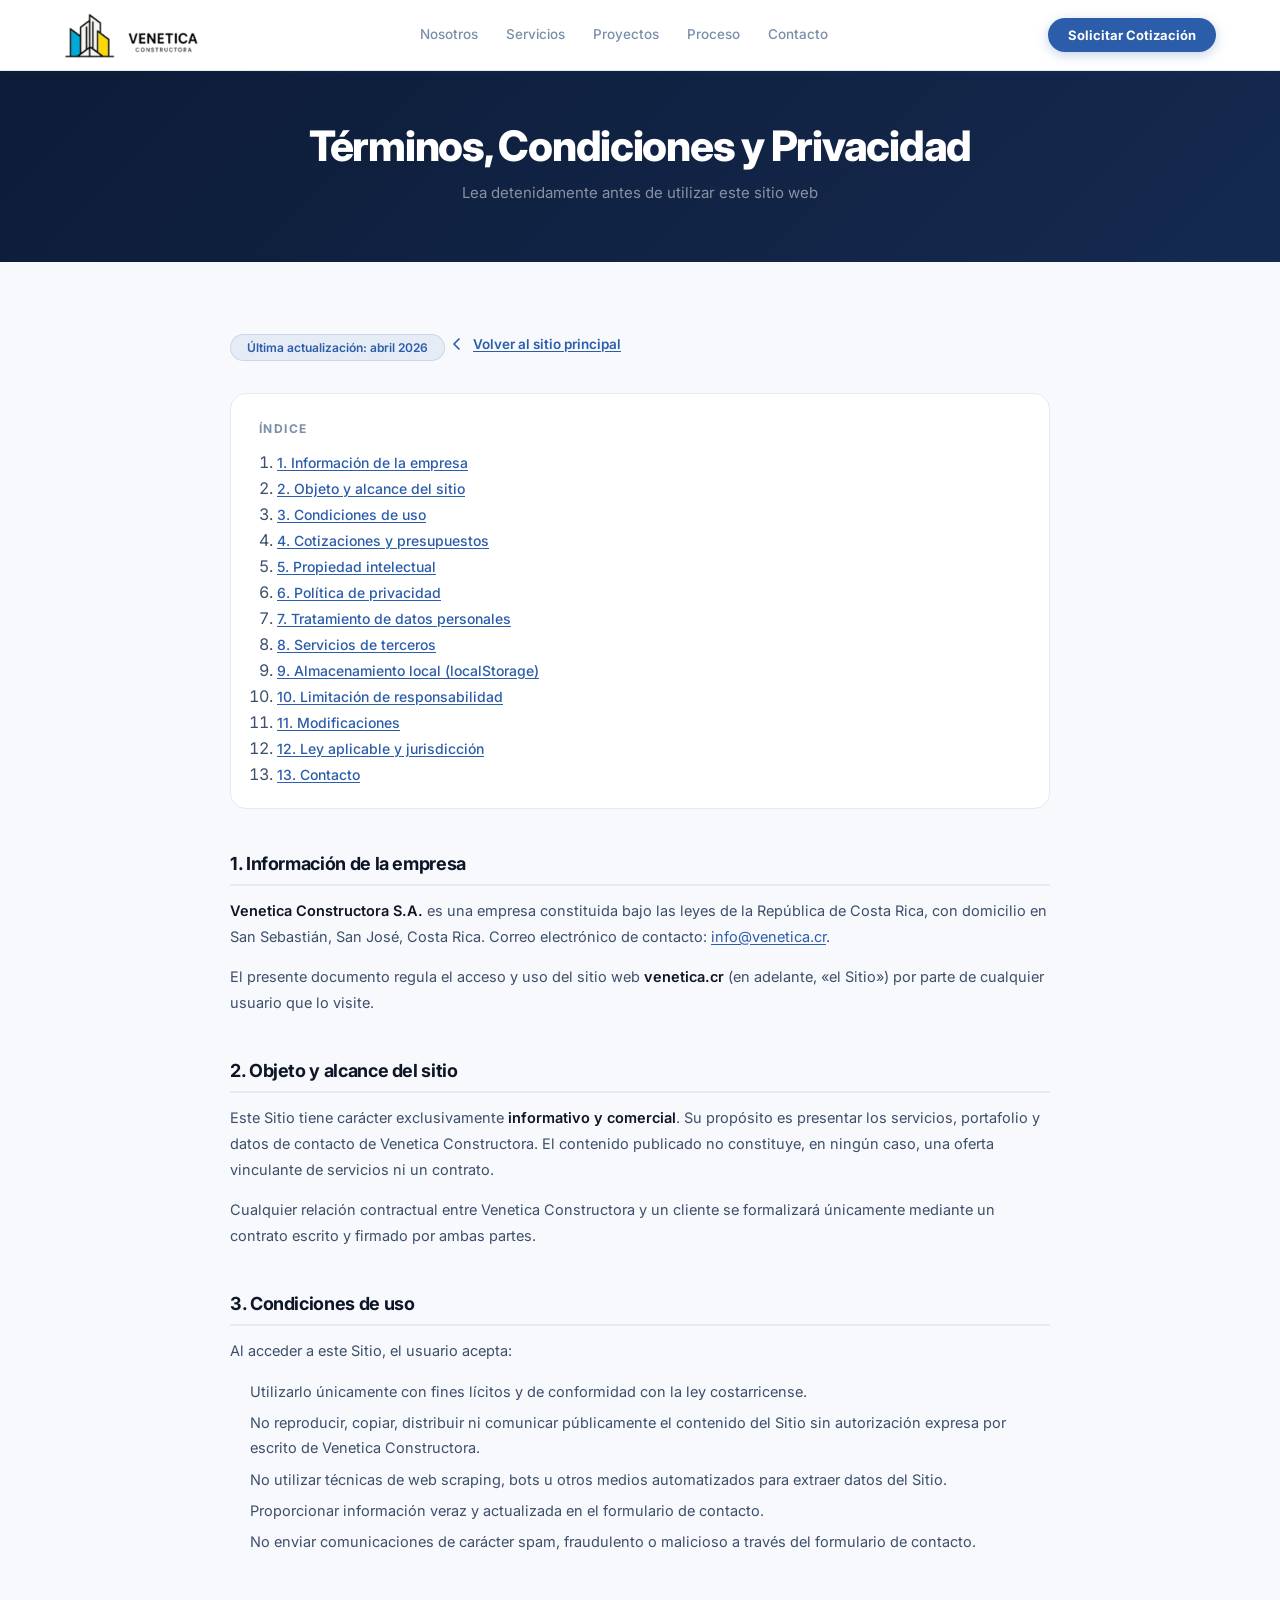
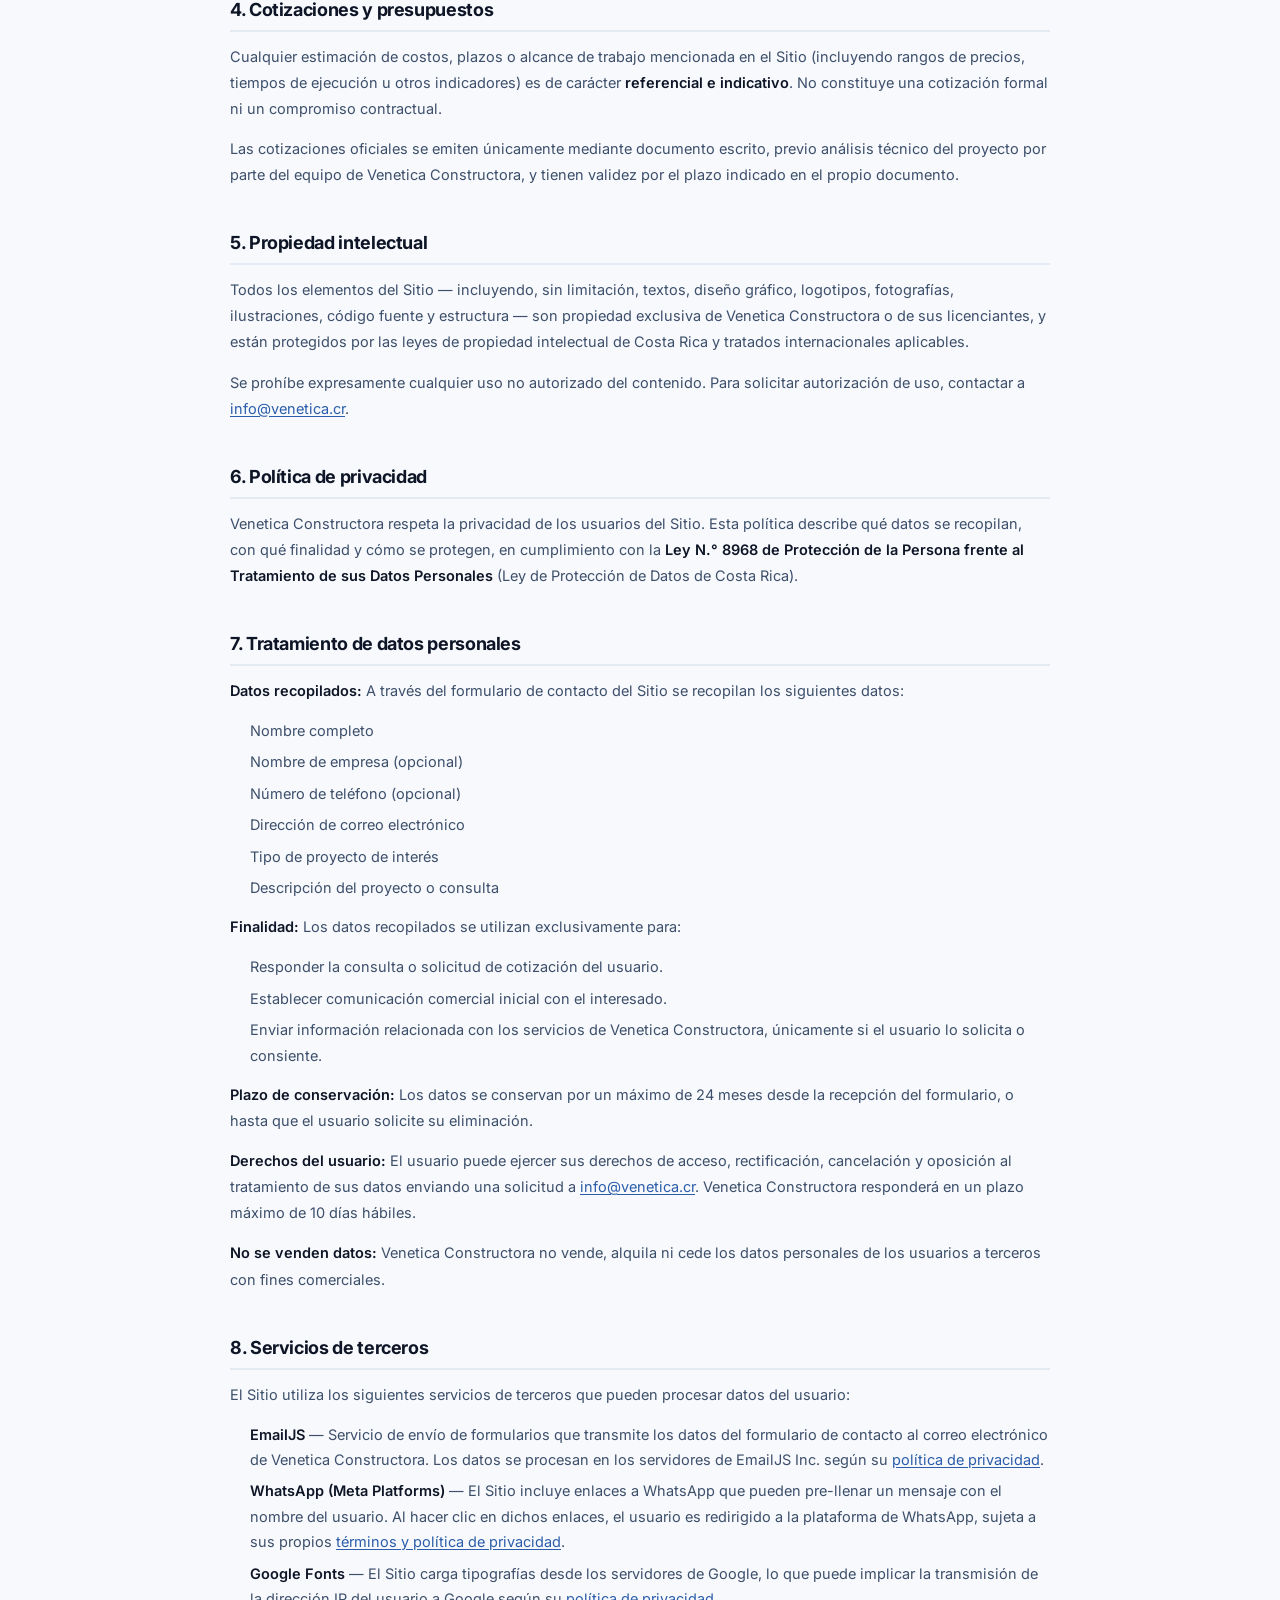
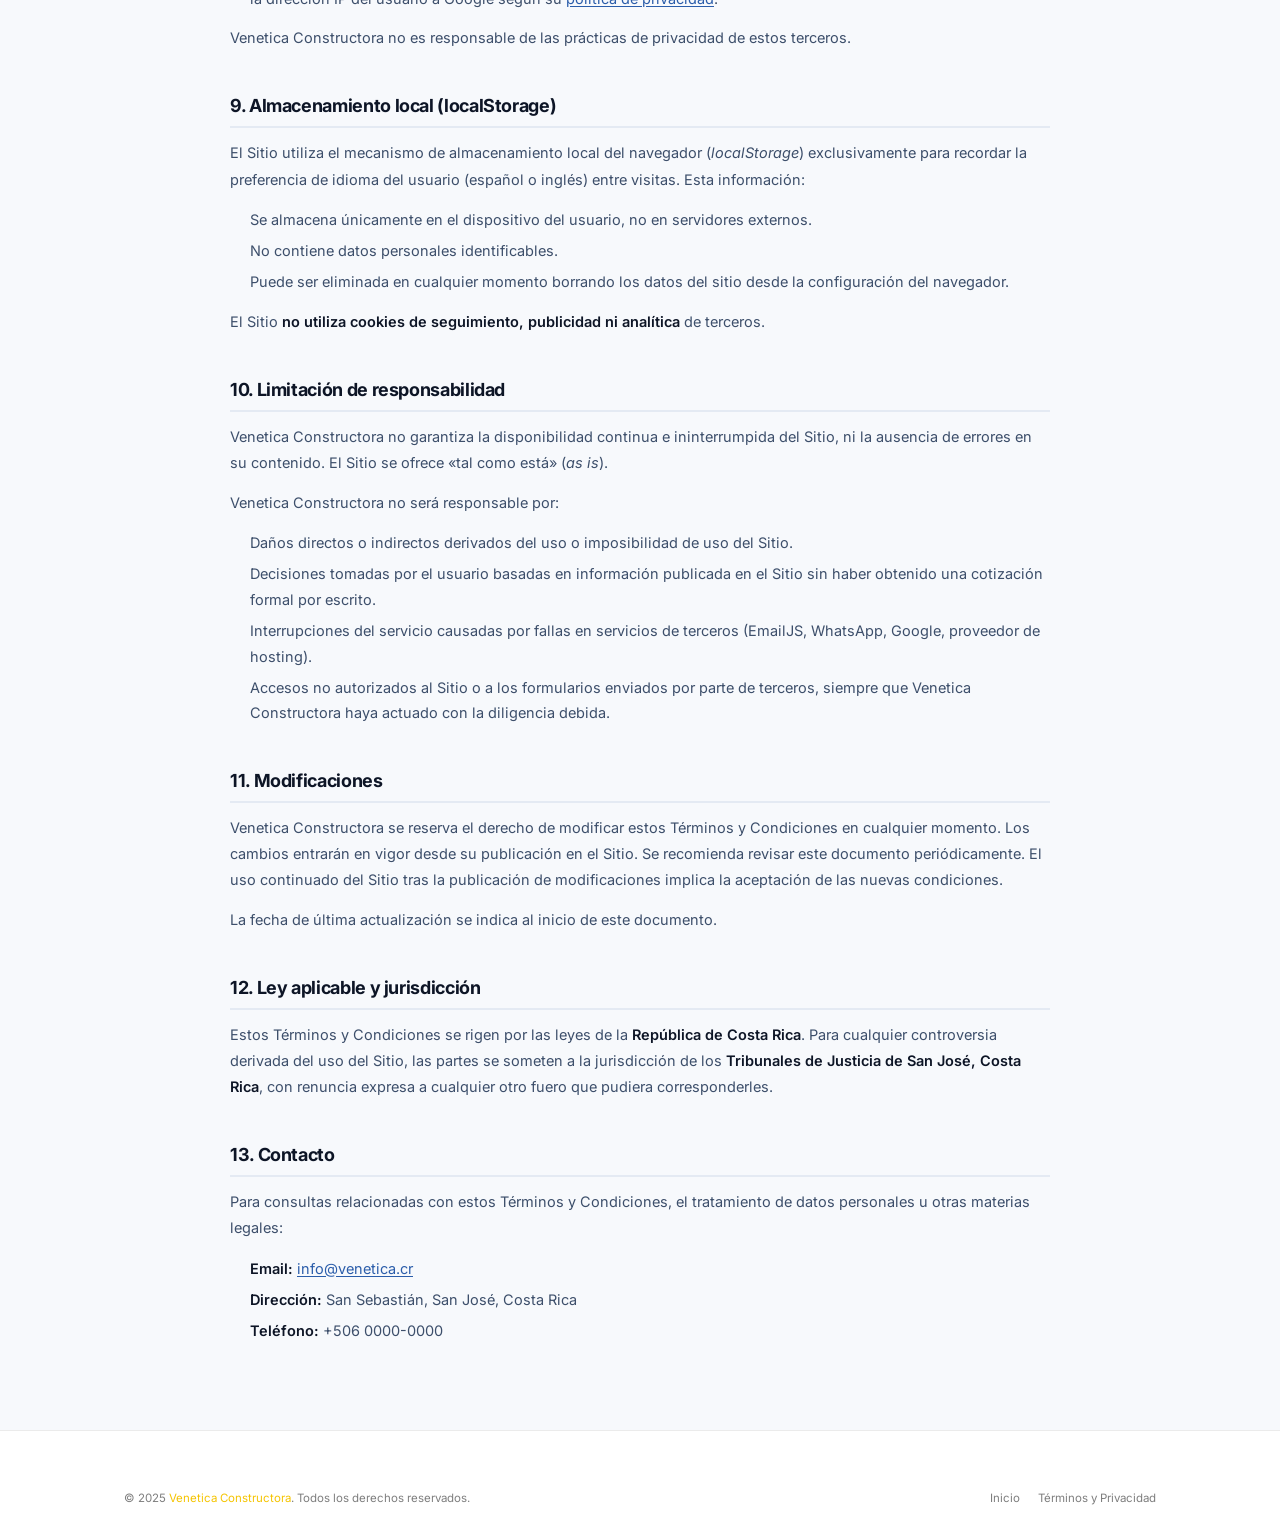
<file: terminos.html>
<!DOCTYPE html>
<html lang="es">
<head>
<meta charset="UTF-8"/>
<meta name="viewport" content="width=device-width, initial-scale=1.0"/>
<title>Términos y Condiciones — Venetica Constructora</title>
<link rel="preconnect" href="https://fonts.googleapis.com"/>
<link rel="preconnect" href="https://fonts.gstatic.com" crossorigin=""/>
<link href="https://fonts.googleapis.com/css2?family=Inter:wght@300;400;500;600;700&display=swap" rel="stylesheet"/>
<link rel="stylesheet" href="css/styles.css">
<style>
  .legal-hero{background:linear-gradient(135deg,#0c1b36 0%,#152a50 100%);padding:120px 0 60px;text-align:center}
  .legal-hero h1{font-size:clamp(28px,4vw,42px);font-weight:800;color:#fff;letter-spacing:-.03em;margin-bottom:12px}
  .legal-hero p{font-size:15px;color:rgba(255,255,255,.5)}
  .legal-body{max-width:900px;margin:0 auto;padding:72px 40px}
  .legal-body h2{font-size:18px;font-weight:700;color:var(--ink);margin:44px 0 12px;padding-bottom:10px;border-bottom:2px solid var(--line);letter-spacing:-.02em}
  .legal-body h2:first-child{margin-top:0}
  .legal-body p{font-size:14.5px;color:var(--body);line-height:1.8;margin-bottom:14px}
  .legal-body ul{margin:0 0 14px 20px;display:flex;flex-direction:column;gap:6px}
  .legal-body ul li{font-size:14.5px;color:var(--body);line-height:1.75}
  .legal-body strong{color:var(--ink);font-weight:600}
  .legal-body a{color:var(--blue);text-decoration:underline;text-underline-offset:2px}
  .legal-date{display:inline-block;background:rgba(43,93,170,.08);border:1px solid rgba(43,93,170,.15);border-radius:50px;padding:5px 16px;font-size:12px;font-weight:600;color:var(--blue);margin-bottom:32px}
  .legal-toc{background:var(--white);border:1px solid var(--line);border-radius:16px;padding:24px 28px;margin-bottom:44px}
  .legal-toc p{font-size:12px;font-weight:700;letter-spacing:.12em;text-transform:uppercase;color:var(--muted);margin-bottom:12px}
  .legal-toc ol{margin:0 0 0 18px;display:flex;flex-direction:column;gap:6px}
  .legal-toc ol li a{font-size:14px;color:var(--blue);font-weight:500}
  .legal-back{display:inline-flex;align-items:center;gap:8px;color:var(--blue);font-size:13.5px;font-weight:600;margin-bottom:32px}
  .legal-back svg{width:16px;height:16px}
  @media(max-width:900px){.legal-body{padding:44px 24px}}
</style>
</head>
<body>

<!-- NAVBAR -->
<header class="nav" id="nav">
  <div class="nav-in">
    <a href="venetica-v2.html" class="nav-logo">
      <img src="imagenes/logot.png" alt="Venetica Constructora" style="height:45px;width:auto">
    </a>
    <nav class="nav-links">
      <a href="venetica-v2.html#nosotros">Nosotros</a>
      <a href="venetica-v2.html#servicios">Servicios</a>
      <a href="venetica-v2.html#proyectos">Proyectos</a>
      <a href="venetica-v2.html#proceso">Proceso</a>
      <a href="venetica-v2.html#contacto">Contacto</a>
    </nav>
    <a href="venetica-v2.html#contacto" class="nav-cta">Solicitar Cotización</a>
  </div>
</header>

<!-- HERO -->
<div class="legal-hero">
  <div class="wrap">
    <h1>Términos, Condiciones y Privacidad</h1>
    <p>Lea detenidamente antes de utilizar este sitio web</p>
  </div>
</div>

<!-- CONTENIDO -->
<div class="legal-body">
  <span class="legal-date">Última actualización: abril 2026</span>
  <a href="venetica-v2.html" class="legal-back">
    <svg viewBox="0 0 16 16" fill="none"><path d="M10 3L5 8l5 5" stroke="currentColor" stroke-width="1.7" stroke-linecap="round" stroke-linejoin="round"/></svg>
    Volver al sitio principal
  </a>

  <div class="legal-toc">
    <p>Índice</p>
    <ol>
      <li><a href="#empresa">1. Información de la empresa</a></li>
      <li><a href="#objeto">2. Objeto y alcance del sitio</a></li>
      <li><a href="#uso">3. Condiciones de uso</a></li>
      <li><a href="#cotizaciones">4. Cotizaciones y presupuestos</a></li>
      <li><a href="#propiedad">5. Propiedad intelectual</a></li>
      <li><a href="#privacidad">6. Política de privacidad</a></li>
      <li><a href="#datos">7. Tratamiento de datos personales</a></li>
      <li><a href="#terceros">8. Servicios de terceros</a></li>
      <li><a href="#almacenamiento">9. Almacenamiento local (localStorage)</a></li>
      <li><a href="#responsabilidad">10. Limitación de responsabilidad</a></li>
      <li><a href="#modificaciones">11. Modificaciones</a></li>
      <li><a href="#ley">12. Ley aplicable y jurisdicción</a></li>
      <li><a href="#contacto">13. Contacto</a></li>
    </ol>
  </div>

  <h2 id="empresa">1. Información de la empresa</h2>
  <p><strong>Venetica Constructora S.A.</strong> es una empresa constituida bajo las leyes de la República de Costa Rica, con domicilio en San Sebastián, San José, Costa Rica. Correo electrónico de contacto: <a href="mailto:info@venetica.cr">info@venetica.cr</a>.</p>
  <p>El presente documento regula el acceso y uso del sitio web <strong>venetica.cr</strong> (en adelante, «el Sitio») por parte de cualquier usuario que lo visite.</p>

  <h2 id="objeto">2. Objeto y alcance del sitio</h2>
  <p>Este Sitio tiene carácter exclusivamente <strong>informativo y comercial</strong>. Su propósito es presentar los servicios, portafolio y datos de contacto de Venetica Constructora. El contenido publicado no constituye, en ningún caso, una oferta vinculante de servicios ni un contrato.</p>
  <p>Cualquier relación contractual entre Venetica Constructora y un cliente se formalizará únicamente mediante un contrato escrito y firmado por ambas partes.</p>

  <h2 id="uso">3. Condiciones de uso</h2>
  <p>Al acceder a este Sitio, el usuario acepta:</p>
  <ul>
    <li>Utilizarlo únicamente con fines lícitos y de conformidad con la ley costarricense.</li>
    <li>No reproducir, copiar, distribuir ni comunicar públicamente el contenido del Sitio sin autorización expresa por escrito de Venetica Constructora.</li>
    <li>No utilizar técnicas de web scraping, bots u otros medios automatizados para extraer datos del Sitio.</li>
    <li>Proporcionar información veraz y actualizada en el formulario de contacto.</li>
    <li>No enviar comunicaciones de carácter spam, fraudulento o malicioso a través del formulario de contacto.</li>
  </ul>

  <h2 id="cotizaciones">4. Cotizaciones y presupuestos</h2>
  <p>Cualquier estimación de costos, plazos o alcance de trabajo mencionada en el Sitio (incluyendo rangos de precios, tiempos de ejecución u otros indicadores) es de carácter <strong>referencial e indicativo</strong>. No constituye una cotización formal ni un compromiso contractual.</p>
  <p>Las cotizaciones oficiales se emiten únicamente mediante documento escrito, previo análisis técnico del proyecto por parte del equipo de Venetica Constructora, y tienen validez por el plazo indicado en el propio documento.</p>

  <h2 id="propiedad">5. Propiedad intelectual</h2>
  <p>Todos los elementos del Sitio — incluyendo, sin limitación, textos, diseño gráfico, logotipos, fotografías, ilustraciones, código fuente y estructura — son propiedad exclusiva de Venetica Constructora o de sus licenciantes, y están protegidos por las leyes de propiedad intelectual de Costa Rica y tratados internacionales aplicables.</p>
  <p>Se prohíbe expresamente cualquier uso no autorizado del contenido. Para solicitar autorización de uso, contactar a <a href="mailto:info@venetica.cr">info@venetica.cr</a>.</p>

  <h2 id="privacidad">6. Política de privacidad</h2>
  <p>Venetica Constructora respeta la privacidad de los usuarios del Sitio. Esta política describe qué datos se recopilan, con qué finalidad y cómo se protegen, en cumplimiento con la <strong>Ley N.° 8968 de Protección de la Persona frente al Tratamiento de sus Datos Personales</strong> (Ley de Protección de Datos de Costa Rica).</p>

  <h2 id="datos">7. Tratamiento de datos personales</h2>
  <p><strong>Datos recopilados:</strong> A través del formulario de contacto del Sitio se recopilan los siguientes datos:</p>
  <ul>
    <li>Nombre completo</li>
    <li>Nombre de empresa (opcional)</li>
    <li>Número de teléfono (opcional)</li>
    <li>Dirección de correo electrónico</li>
    <li>Tipo de proyecto de interés</li>
    <li>Descripción del proyecto o consulta</li>
  </ul>
  <p><strong>Finalidad:</strong> Los datos recopilados se utilizan exclusivamente para:</p>
  <ul>
    <li>Responder la consulta o solicitud de cotización del usuario.</li>
    <li>Establecer comunicación comercial inicial con el interesado.</li>
    <li>Enviar información relacionada con los servicios de Venetica Constructora, únicamente si el usuario lo solicita o consiente.</li>
  </ul>
  <p><strong>Plazo de conservación:</strong> Los datos se conservan por un máximo de 24 meses desde la recepción del formulario, o hasta que el usuario solicite su eliminación.</p>
  <p><strong>Derechos del usuario:</strong> El usuario puede ejercer sus derechos de acceso, rectificación, cancelación y oposición al tratamiento de sus datos enviando una solicitud a <a href="mailto:info@venetica.cr">info@venetica.cr</a>. Venetica Constructora responderá en un plazo máximo de 10 días hábiles.</p>
  <p><strong>No se venden datos:</strong> Venetica Constructora no vende, alquila ni cede los datos personales de los usuarios a terceros con fines comerciales.</p>

  <h2 id="terceros">8. Servicios de terceros</h2>
  <p>El Sitio utiliza los siguientes servicios de terceros que pueden procesar datos del usuario:</p>
  <ul>
    <li><strong>EmailJS</strong> — Servicio de envío de formularios que transmite los datos del formulario de contacto al correo electrónico de Venetica Constructora. Los datos se procesan en los servidores de EmailJS Inc. según su <a href="https://www.emailjs.com/legal/privacy-policy/" target="_blank" rel="noopener">política de privacidad</a>.</li>
    <li><strong>WhatsApp (Meta Platforms)</strong> — El Sitio incluye enlaces a WhatsApp que pueden pre-llenar un mensaje con el nombre del usuario. Al hacer clic en dichos enlaces, el usuario es redirigido a la plataforma de WhatsApp, sujeta a sus propios <a href="https://www.whatsapp.com/legal/privacy-policy" target="_blank" rel="noopener">términos y política de privacidad</a>.</li>
    <li><strong>Google Fonts</strong> — El Sitio carga tipografías desde los servidores de Google, lo que puede implicar la transmisión de la dirección IP del usuario a Google según su <a href="https://policies.google.com/privacy" target="_blank" rel="noopener">política de privacidad</a>.</li>
  </ul>
  <p>Venetica Constructora no es responsable de las prácticas de privacidad de estos terceros.</p>

  <h2 id="almacenamiento">9. Almacenamiento local (localStorage)</h2>
  <p>El Sitio utiliza el mecanismo de almacenamiento local del navegador (<em>localStorage</em>) exclusivamente para recordar la preferencia de idioma del usuario (español o inglés) entre visitas. Esta información:</p>
  <ul>
    <li>Se almacena únicamente en el dispositivo del usuario, no en servidores externos.</li>
    <li>No contiene datos personales identificables.</li>
    <li>Puede ser eliminada en cualquier momento borrando los datos del sitio desde la configuración del navegador.</li>
  </ul>
  <p>El Sitio <strong>no utiliza cookies de seguimiento, publicidad ni analítica</strong> de terceros.</p>

  <h2 id="responsabilidad">10. Limitación de responsabilidad</h2>
  <p>Venetica Constructora no garantiza la disponibilidad continua e ininterrumpida del Sitio, ni la ausencia de errores en su contenido. El Sitio se ofrece «tal como está» (<em>as is</em>).</p>
  <p>Venetica Constructora no será responsable por:</p>
  <ul>
    <li>Daños directos o indirectos derivados del uso o imposibilidad de uso del Sitio.</li>
    <li>Decisiones tomadas por el usuario basadas en información publicada en el Sitio sin haber obtenido una cotización formal por escrito.</li>
    <li>Interrupciones del servicio causadas por fallas en servicios de terceros (EmailJS, WhatsApp, Google, proveedor de hosting).</li>
    <li>Accesos no autorizados al Sitio o a los formularios enviados por parte de terceros, siempre que Venetica Constructora haya actuado con la diligencia debida.</li>
  </ul>

  <h2 id="modificaciones">11. Modificaciones</h2>
  <p>Venetica Constructora se reserva el derecho de modificar estos Términos y Condiciones en cualquier momento. Los cambios entrarán en vigor desde su publicación en el Sitio. Se recomienda revisar este documento periódicamente. El uso continuado del Sitio tras la publicación de modificaciones implica la aceptación de las nuevas condiciones.</p>
  <p>La fecha de última actualización se indica al inicio de este documento.</p>

  <h2 id="ley">12. Ley aplicable y jurisdicción</h2>
  <p>Estos Términos y Condiciones se rigen por las leyes de la <strong>República de Costa Rica</strong>. Para cualquier controversia derivada del uso del Sitio, las partes se someten a la jurisdicción de los <strong>Tribunales de Justicia de San José, Costa Rica</strong>, con renuncia expresa a cualquier otro fuero que pudiera corresponderles.</p>

  <h2 id="contacto">13. Contacto</h2>
  <p>Para consultas relacionadas con estos Términos y Condiciones, el tratamiento de datos personales u otras materias legales:</p>
  <ul>
    <li><strong>Email:</strong> <a href="mailto:info@venetica.cr">info@venetica.cr</a></li>
    <li><strong>Dirección:</strong> San Sebastián, San José, Costa Rica</li>
    <li><strong>Teléfono:</strong> +506 0000-0000</li>
  </ul>
</div>

<!-- FOOTER -->
<footer class="footer">
  <div class="wrap">
    <div class="ft-bot" style="border-top:none;padding-top:0">
      <div class="ft-copy">© 2025 <em>Venetica Constructora</em>. Todos los derechos reservados.</div>
      <div class="ft-legal">
        <a href="venetica-v2.html">Inicio</a>
        <a href="terminos.html">Términos y Privacidad</a>
      </div>
    </div>
  </div>
</footer>

<script>
  const nav = document.getElementById('nav');
  window.addEventListener('scroll', () => nav.classList.toggle('on', scrollY > 24), {passive:true});
</script>
</body>
</html>
</file>
<file: css/styles.css>
*,*::before,*::after{margin:0;padding:0;box-sizing:border-box}
html{scroll-behavior:smooth}
img{display:block;max-width:100%}
a{text-decoration:none;color:inherit}
button{border:none;background:none;cursor:pointer;font-family:inherit}
ul{list-style:none}
:root{
  --blue:     #2B5DAA;
  --blue-d:   #1e4a8a;
  --blue-l:   #3a6fc0;
  --yellow:   #F5C400;
  --yellow-d: #d4a800;
  --ink:      #0d1526;
  --body:     #3d4f6b;
  --muted:    #7a8ea8;
  --line:     #e4eaf3;
  --bg:       #f7f9fc;
  --white:    #ffffff;
  --r-sm:8px;--r-md:14px;--r-lg:20px;--r-xl:28px;
  --sh-sm:0 2px 8px rgba(43,93,170,.07);
  --sh-md:0 6px 24px rgba(43,93,170,.11);
  --sh-lg:0 16px 48px rgba(43,93,170,.14);
  --ease:cubic-bezier(.22,1,.36,1);
  --gap:clamp(64px,9vw,112px);
}
body{font-family:'Inter',sans-serif;background:var(--bg);color:var(--body);overflow-x:hidden;-webkit-font-smoothing:antialiased}

/* ── UTILITIES ── */
.wrap{max-width:1160px;margin:0 auto;padding:0 clamp(20px,5vw,72px)}
.sec{padding:var(--gap) 0}
.eyebrow{display:inline-flex;align-items:center;gap:8px;font-size:11px;font-weight:700;letter-spacing:.2em;text-transform:uppercase;color:var(--blue);margin-bottom:14px}
.eyebrow::before{content:'';width:18px;height:2px;background:var(--blue);border-radius:2px;flex-shrink:0}
.sec-title{font-size:clamp(26px,3.8vw,44px);font-weight:800;color:var(--ink);letter-spacing:-.035em;line-height:1.1;margin-bottom:14px}
.sec-sub{font-size:15.5px;color:var(--muted);line-height:1.75;max-width:500px}
.divider{height:1px;background:var(--line)}

/* reveal */
.rv{opacity:0;transform:translateY(24px);transition:opacity .7s var(--ease),transform .7s var(--ease)}
.rv.in{opacity:1;transform:none}
.d1{transition-delay:.08s}.d2{transition-delay:.16s}.d3{transition-delay:.24s}.d4{transition-delay:.32s}

/* buttons */
.btn-p{display:inline-flex;align-items:center;gap:10px;background:var(--yellow);color:var(--ink);padding:13px 26px;border-radius:50px;font-size:13.5px;font-weight:700;letter-spacing:.01em;box-shadow:0 4px 18px rgba(245,196,0,.3);transition:background .2s,transform .2s,box-shadow .2s}
.btn-p:hover{background:#ffd000;transform:translateY(-2px);box-shadow:0 8px 26px rgba(245,196,0,.42)}
.btn-p .ic{width:32px;height:32px;border-radius:50%;background:rgba(0,0,0,.12);display:flex;align-items:center;justify-content:center;flex-shrink:0}
.btn-p .ic svg{width:13px;height:13px}
.btn-g{display:inline-flex;align-items:center;gap:8px;color:rgba(255,255,255,.78);border:1.5px solid rgba(255,255,255,.25);padding:12px 24px;border-radius:50px;font-size:13.5px;font-weight:600;transition:border-color .2s,color .2s,background .2s}
.btn-g:hover{border-color:rgba(255,255,255,.6);color:#fff;background:rgba(255,255,255,.07)}
.btn-b{display:inline-flex;align-items:center;gap:10px;background:var(--blue);color:#fff;padding:13px 26px;border-radius:50px;font-size:13.5px;font-weight:700;letter-spacing:.01em;box-shadow:0 4px 18px rgba(43,93,170,.28);transition:background .2s,transform .2s,box-shadow .2s;border:none;font-family:'Inter',sans-serif;cursor:pointer}
.btn-b:hover{background:var(--blue-d);transform:translateY(-2px);box-shadow:0 8px 26px rgba(43,93,170,.38)}
.btn-b .ic{width:32px;height:32px;border-radius:50%;background:rgba(255,255,255,.15);display:flex;align-items:center;justify-content:center;flex-shrink:0}
.btn-b .ic svg{width:13px;height:13px}

/* ══════════════════════════════════
   NAVBAR
══════════════════════════════════ */
.nav{position:fixed;top:0;left:0;right:0;z-index:100;transition:background .3s,box-shadow .3s;padding:0 clamp(20px,5vw,72px);background:#fff;box-shadow:0 1px 0 var(--line),var(--sh-sm)}
.nav.on{background:#fff;backdrop-filter:blur(16px);box-shadow:0 1px 0 var(--line),var(--sh-sm)}
.nav-in{max-width:1160px;margin:0 auto;height:70px;display:flex;align-items:center;justify-content:space-between;gap:24px}
.nav-logo img{height:45px;width:auto}
.nav-links{display:flex;align-items:center;gap:28px}
.nav-links a{font-size:13.5px;font-weight:500;color:var(--muted);transition:color .2s;position:relative;padding-bottom:2px}
.nav-links a::after{content:'';position:absolute;bottom:0;left:0;width:0;height:1.5px;background:var(--blue);transition:width .25s var(--ease)}
.nav-links a:hover{color:var(--ink)}
.nav-links a:hover::after{width:100%}
.nav-cta{display:inline-flex;align-items:center;background:var(--blue);color:#fff;padding:9px 20px;border-radius:50px;font-size:13px;font-weight:700;box-shadow:0 3px 12px rgba(43,93,170,.28);transition:background .2s,transform .2s}
.nav-cta:hover{background:var(--blue-d);transform:translateY(-1px)}
.hbg{display:none;flex-direction:column;gap:5px;padding:4px;cursor:pointer}
.hbg span{width:21px;height:2px;background:var(--ink);border-radius:2px;transition:.3s}
.mob-menu{display:flex;position:fixed;inset:0;top:70px;background:var(--white);z-index:101;flex-direction:column;align-items:center;justify-content:center;gap:28px;opacity:0;pointer-events:none;visibility:hidden;transition:opacity .3s,visibility .3s}
.mob-menu.open{opacity:1;pointer-events:all;visibility:visible}
.mob-menu a{font-size:20px;font-weight:600;color:var(--ink)}

/* ══════════════════════════════════
   HERO
══════════════════════════════════ */
.hero{min-height:100vh;display:flex;align-items:center;position:relative;overflow:hidden;background:none}
.hero-bg{position:absolute;inset:0;z-index:0;overflow:hidden}
.hero-bg-slide{position:absolute;inset:0;opacity:0;transition:opacity .9s ease; background-size:cover;background-position:center;background-repeat:no-repeat}
.hero-bg-slide.active{opacity:1}
.hero-bg::after{content:'';position:absolute;inset:0;background:linear-gradient(135deg,rgba(12,27,54,.55),rgba(28,56,98,.4));pointer-events:none}
.hero-carousel-controls{position:absolute;right:24px;bottom:24px;display:flex;gap:12px;z-index:2}
.hero-carousel-btn{width:44px;height:44px;border-radius:50%;border:1px solid rgba(255,255,255,.65);background:rgba(0,0,0,.35);color:#fff;font-size:20px;line-height:1;display:flex;align-items:center;justify-content:center;cursor:pointer;transition:transform .2s,background .2s;backdrop-filter:blur(8px)}
.hero-carousel-btn:hover{background:rgba(0,0,0,.55);transform:scale(1.05)}
.hero-grid{position:absolute;inset:0;opacity:0;z-index:1}
.hero-glow1{position:absolute;top:-20%;right:-5%;width:640px;height:640px;border-radius:50%;background:radial-gradient(circle,rgba(245,196,0,.11) 0%,transparent 65%);pointer-events:none;z-index:1}
.hero-glow2{position:absolute;bottom:-30%;left:-10%;width:560px;height:560px;border-radius:50%;background:radial-gradient(circle,rgba(43,93,170,.22) 0%,transparent 65%);pointer-events:none;z-index:1}
.hero-inner{position:relative;z-index:2;max-width:1160px;margin:0 auto;padding:120px clamp(20px,5vw,72px) 80px;display:grid;grid-template-columns:1.1fr .9fr;gap:72px;align-items:center}
.hero-badge{display:inline-flex;align-items:center;gap:8px;background:rgba(245,196,0,.14);border:1px solid rgba(245,196,0,.28);border-radius:50px;padding:6px 14px;margin-bottom:26px;animation:fu .8s .1s var(--ease) both}
.hero-badge-dot{width:6px;height:6px;border-radius:50%;background:var(--yellow);animation:pulse 2s infinite}
@keyframes pulse{0%,100%{opacity:1;transform:scale(1)}50%{opacity:.6;transform:scale(1.4)}}
.hero-badge span{font-size:11.5px;font-weight:600;color:var(--yellow);letter-spacing:.1em;text-transform:uppercase}
.hero-title{font-size:clamp(34px,4.8vw,60px);font-weight:900;color:#fff;letter-spacing:-.04em;line-height:1.06;margin-bottom:22px;animation:fu .8s .2s var(--ease) both}
.hero-title em{color:var(--yellow);font-style:normal}
.hero-sub{font-size:16.5px;color:rgba(255,255,255,.62);line-height:1.72;margin-bottom:36px;max-width:440px;animation:fu .8s .3s var(--ease) both}
.hero-acts{display:flex;align-items:center;gap:12px;flex-wrap:wrap;animation:fu .8s .4s var(--ease) both}
.hero-right{display:flex;flex-direction:column;gap:16px;animation:fu .8s .45s var(--ease) both}
.hero-card{background:rgba(255,255,255,.07);border:1px solid rgba(255,255,255,.10);border-radius:var(--r-lg);padding:22px 26px;backdrop-filter:blur(8px);transition:background .25s,border-color .25s}
.hero-card:hover{background:rgba(255,255,255,.11);border-color:rgba(255,255,255,.18)}
.hero-card-n{font-size:40px;font-weight:900;color:#fff;letter-spacing:-.04em;line-height:1;margin-bottom:5px}
.hero-card-n em{color:var(--yellow);font-style:normal}
.hero-card-l{font-size:12.5px;color:rgba(255,255,255,.5);font-weight:500;line-height:1.45}
@keyframes fu{from{opacity:0;transform:translateY(22px)}to{opacity:1;transform:none}}

/* ══════════════════════════════════
   TRUST BAR
══════════════════════════════════ */
.trust{background:var(--white);border-top:1px solid var(--line);border-bottom:1px solid var(--line);padding:24px 0}
.trust-in{max-width:1160px;margin:0 auto;padding:0 clamp(20px,5vw,72px);display:flex;align-items:center;justify-content:center;gap:clamp(20px,5vw,56px);flex-wrap:wrap}
.ti{display:flex;align-items:center;gap:9px;font-size:13px;font-weight:600;color:var(--body)}
.ti svg{flex-shrink:0;color:var(--blue)}

/* ══════════════════════════════════
   ABOUT
══════════════════════════════════ */
.about-grid{display:grid;grid-template-columns:1fr 1fr;gap:72px;align-items:center}
.about-img{position:relative;border-radius:var(--r-xl);overflow:hidden;aspect-ratio:4/5;background:linear-gradient(145deg,#c4d2e8,#94b0cc)}
.about-img-inner{width:100%;height:100%;position:absolute;inset:0}
.about-img-inner img{width:100%;height:100%;object-fit:cover;display:block}
.about-card{position:absolute;bottom:24px;left:24px;right:24px;background:rgba(255,255,255,.97);backdrop-filter:blur(12px);border-radius:var(--r-md);padding:18px 20px;box-shadow:var(--sh-lg);display:flex;align-items:center;gap:14px}
.about-card-ico{width:42px;height:42px;border-radius:9px;background:var(--blue);flex-shrink:0;display:flex;align-items:center;justify-content:center}
.about-card-ico svg{width:20px;height:20px;color:#fff}
.about-card-t{font-size:14px;font-weight:700;color:var(--ink)}
.about-card-s{font-size:11.5px;color:var(--muted);margin-top:2px}
.about-corner{position:absolute;top:22px;right:22px;width:48px;height:48px;border-radius:50%;background:var(--yellow);display:flex;align-items:center;justify-content:center}
.about-corner svg{width:22px;height:22px;color:var(--ink)}
.about-body{font-size:15.5px;color:var(--muted);line-height:1.78;margin-bottom:16px;max-width:480px}
.kpis{display:grid;grid-template-columns:1fr 1fr;gap:14px;margin:28px 0 36px}
.kpi{background:var(--white);border:1px solid var(--line);border-radius:var(--r-md);padding:18px;box-shadow:var(--sh-sm);transition:border-color .2s,box-shadow .2s,transform .2s}
.kpi:hover{border-color:rgba(43,93,170,.2);box-shadow:var(--sh-md);transform:translateY(-2px)}
.kpi-ic{width:32px;height:32px;border-radius:7px;background:var(--blue);margin-bottom:10px;display:flex;align-items:center;justify-content:center}
.kpi-ic svg{width:15px;height:15px;color:#fff}
.kpi-n{font-size:24px;font-weight:800;color:var(--ink);letter-spacing:-.03em;line-height:1}
.kpi-l{font-size:11.5px;color:var(--muted);margin-top:4px;line-height:1.5}

/* ══════════════════════════════════
   SERVICIOS
══════════════════════════════════ */
.srv-bg{background:var(--white)}
.srv-hd{text-align:center;margin-bottom:52px}
.srv-hd .sec-sub{margin:0 auto}
.srv-grid{display:grid;grid-template-columns:repeat(3,1fr);gap:18px}
.srv{background:var(--bg);border:1px solid var(--line);border-radius:var(--r-xl);padding:32px 28px;position:relative;overflow:hidden;transition:border-color .25s,transform .25s,box-shadow .25s}
.srv::after{content:'';position:absolute;top:0;left:0;right:0;height:3px;background:linear-gradient(90deg,var(--blue),var(--blue-l));transform:scaleX(0);transform-origin:left;transition:transform .3s var(--ease)}
.srv:hover{border-color:rgba(43,93,170,.25);transform:translateY(-4px);box-shadow:var(--sh-md)}
.srv:hover::after{transform:scaleX(1)}
.srv-num{position:absolute;top:22px;right:22px;font-size:48px;font-weight:900;color:rgba(43,93,170,.05);line-height:1}
.srv-ic{width:48px;height:48px;border-radius:12px;background:var(--blue);margin-bottom:22px;display:flex;align-items:center;justify-content:center;box-shadow:0 4px 14px rgba(43,93,170,.25)}
.srv-ic svg{width:22px;height:22px;color:#fff}
.srv-t{font-size:17px;font-weight:700;color:var(--ink);margin-bottom:10px;letter-spacing:-.02em}
.srv-b{font-size:13.5px;color:var(--muted);line-height:1.7}
.srv-lnk{display:inline-flex;align-items:center;gap:6px;font-size:12px;font-weight:700;color:var(--blue);letter-spacing:.08em;text-transform:uppercase;margin-top:22px;transition:gap .2s}
.srv-lnk:hover{gap:10px}
.srv-lnk svg{width:11px;height:11px}

/* ══════════════════════════════════
   PROYECTOS — BEFORE/AFTER
══════════════════════════════════ */
.proj-bg{background:var(--bg)}

.proj-hd{
  display:flex;
  align-items:flex-end;
  justify-content:space-between;
  gap:20px;
  margin-bottom:48px;
  flex-wrap:wrap
}

.ptabs{display:flex;gap:7px;flex-wrap:wrap}

.ptab{
  padding:7px 17px;
  border-radius:50px;
  font-size:12.5px;
  font-weight:600;
  border:1.5px solid var(--line);
  color:var(--muted);
  transition:all .2s;
  cursor:pointer;
  background:var(--white)
}

.ptab.on{
  background:var(--blue);
  border-color:var(--blue);
  color:#fff;
  box-shadow:0 3px 10px rgba(43,93,170,.22)
}

.ptab:hover:not(.on){
  border-color:var(--blue);
  color:var(--blue)
}

/* SLIDER */
.ba-wrap{position:relative}

.ba-sl{
  position:relative;
  border-radius:var(--r-xl);
  overflow:hidden;
  aspect-ratio:16/8;
  box-shadow:var(--sh-lg);
  cursor:ew-resize;
  user-select:none;
  touch-action:none
}

/* CONTENEDORES (FIX IMPORTANTE) */
.ba-after,
.ba-before{
  position:absolute;
  inset:0;
  overflow:hidden;
}

.ba-after{background:#b8cad8}

/* SLIDER FUNCIONAL */
.ba-before{
  background:#c4ae84;
  clip-path:inset(0 50% 0 0);
  will-change:clip-path;
}

/* IMÁGENES (FIX PRINCIPAL) */
.ba-after img,
.ba-before img{
  width:100%;
  height:100%;
  object-fit:cover;
  position:absolute;
  top:0;
  left:0;
}

/* PLACEHOLDER (opcional) */
.ba-ph{
  display:flex;
  flex-direction:column;
  align-items:center;
  justify-content:center;
  gap:10px;
  color:rgba(255,255,255,.35);
  width:100%;
  height:100%
}

.ba-ph svg{width:44px;height:44px}

.ba-ph p{
  font-size:11.5px;
  font-weight:700;
  letter-spacing:.12em;
  text-transform:uppercase
}

/* LABELS */
.ba-lbl{
  position:absolute;
  top:18px;
  padding:5px 13px;
  border-radius:50px;
  font-size:11px;
  font-weight:700;
  letter-spacing:.1em;
  text-transform:uppercase;
  z-index:3
}

.ba-lbl-b{
  right:18px;
  background:rgba(0,0,0,.5);
  color:#fff
}

.ba-lbl-a{
  left:18px;
  background:var(--blue);
  color:#fff
}

/* HANDLE */
.ba-handle{
  position:absolute;
  top:0;
  bottom:0;
  left:50%;
  transform:translateX(-50%);
  width:3px;
  background:#fff;
  z-index:4;
  box-shadow:0 0 10px rgba(0,0,0,.28)
}

.ba-knob{
  position:absolute;
  top:50%;
  left:50%;
  transform:translate(-50%,-50%);
  width:42px;
  height:42px;
  border-radius:50%;
  background:#fff;
  box-shadow:0 3px 14px rgba(0,0,0,.22);
  display:flex;
  align-items:center;
  justify-content:center
}

.ba-knob svg{
  width:17px;
  height:17px;
  color:var(--blue)
}

/* INFO */
.ba-info{
  margin-top:20px;
  display:flex;
  align-items:flex-start;
  justify-content:space-between;
  flex-wrap:wrap;
  gap:14px
}

.ba-title{
  font-size:21px;
  font-weight:800;
  color:var(--ink);
  letter-spacing:-.02em
}

.ba-meta{
  font-size:13px;
  color:var(--muted);
  margin-top:3px
}

.ba-tags{
  display:flex;
  gap:7px;
  flex-wrap:wrap
}

.ba-tag{
  padding:4px 13px;
  background:var(--white);
  border:1px solid var(--line);
  border-radius:50px;
  font-size:11.5px;
  font-weight:600;
  color:var(--body)
}

/* NAV */
.sl-nav{
  display:flex;
  align-items:center;
  gap:10px;
  margin-top:28px
}

.sn-btn{
  width:42px;
  height:42px;
  border-radius:50%;
  background:var(--white);
  border:1.5px solid var(--line);
  display:flex;
  align-items:center;
  justify-content:center;
  cursor:pointer;
  transition:all .2s
}

.sn-btn:hover{
  background:var(--blue);
  border-color:var(--blue);
  color:#fff
}

.sn-btn:hover svg{color:#fff}

.sn-btn svg{
  width:15px;
  height:15px;
  color:var(--body);
  transition:color .2s
}

.sn-dots{
  display:flex;
  gap:5px;
  align-items:center
}

.sn-dot{
  width:7px;
  height:7px;
  border-radius:50%;
  background:var(--line);
  transition:all .25s;
  cursor:pointer;
  border:none
}

.sn-dot.on{
  background:var(--blue);
  width:22px;
  border-radius:3px
}

/* SELECTOR VISUAL (PRO) */
.proj-selector{
  margin-top:20px;
  display:flex;
  gap:12px;
  overflow-x:auto
}

.proj-thumb{
  min-width:120px;
  cursor:pointer;
  opacity:.6;
  transition:all .3s ease
}

.proj-thumb img{
  width:100%;
  height:80px;
  object-fit:cover;
  border-radius:8px
}

.proj-thumb span{
  display:block;
  font-size:.75rem;
  margin-top:4px
}

.proj-thumb.active{
  opacity:1;
  transform:scale(1.05)
}

/* ══════════════════════════════════
   PROCESO
══════════════════════════════════ */
.proc-bg{background:var(--white)}
.proc-hd{text-align:center;margin-bottom:60px}
.proc-hd .sec-sub{margin:0 auto}
.proc-grid{display:grid;grid-template-columns:repeat(4,1fr);position:relative;gap:0}
.proc-grid::before{content:'';position:absolute;top:35px;left:calc(12.5% + 16px);right:calc(12.5% + 16px);height:1px;background:linear-gradient(90deg,var(--blue),rgba(43,93,170,.18));z-index:0}
.step{display:flex;flex-direction:column;align-items:center;text-align:center;padding:0 20px;position:relative;z-index:1}
.step-n{width:70px;height:70px;border-radius:50%;background:var(--white);border:2px solid var(--line);display:flex;align-items:center;justify-content:center;margin-bottom:22px;position:relative;box-shadow:var(--sh-sm);transition:border-color .25s,background .25s,box-shadow .25s}
.step:hover .step-n{border-color:var(--blue);background:var(--blue);box-shadow:0 4px 18px rgba(43,93,170,.28)}
.step:hover .step-n svg{color:#fff}
.step-n svg{width:26px;height:26px;color:var(--blue);transition:color .25s}
.step-badge{position:absolute;top:-5px;right:-5px;width:20px;height:20px;border-radius:50%;background:var(--yellow);border:2px solid var(--white);display:flex;align-items:center;justify-content:center;font-size:9px;font-weight:800;color:var(--ink)}
.step-lbl{font-size:10px;font-weight:700;letter-spacing:.18em;text-transform:uppercase;color:var(--blue);margin-bottom:7px}
.step-t{font-size:16px;font-weight:700;color:var(--ink);margin-bottom:7px;letter-spacing:-.02em}
.step-b{font-size:13px;color:var(--muted);line-height:1.65}

/* ══════════════════════════════════
   MÉTRICAS
══════════════════════════════════ */
.metrics{background:linear-gradient(135deg,#0c1b36 0%,#152a50 100%);padding:var(--gap) 0;position:relative;overflow:hidden}
.metrics::before{content:'';position:absolute;inset:0;opacity:0;pointer-events:none}
.met-grid{display:grid;grid-template-columns:repeat(4,1fr);position:relative;z-index:1}
.met{padding:42px 32px;border-right:1px solid rgba(255,255,255,.07);position:relative;overflow:hidden;transition:background .25s}
.met:last-child{border-right:none}
.met:hover{background:rgba(255,255,255,.04)}
.met::before{content:'';position:absolute;top:0;left:0;right:0;height:2px;background:var(--yellow);transform:scaleX(0);transform-origin:left;transition:transform .35s var(--ease)}
.met:hover::before{transform:scaleX(1)}
.met-n{font-size:clamp(40px,4.5vw,58px);font-weight:900;color:#fff;letter-spacing:-.05em;line-height:1;margin-bottom:9px}
.met-n em{color:var(--yellow);font-style:normal}
.met-l{font-size:13px;color:rgba(255,255,255,.45);font-weight:500;line-height:1.5}

/* ══════════════════════════════════
   CTA MID
══════════════════════════════════ */
.ctamid{background:var(--bg);padding:var(--gap) 0}
.ctamid-block{background:linear-gradient(135deg,#0d1d38 0%,#142540 50%,#1a3056 100%);border-radius:var(--r-xl);padding:68px 72px;display:flex;align-items:center;justify-content:space-between;gap:44px;position:relative;overflow:hidden}
.ctamid-block::before{content:'';position:absolute;inset:0;background:radial-gradient(ellipse at 72% 50%,rgba(245,196,0,.07) 0%,transparent 55%);pointer-events:none}
.ctamid-block::after{content:'';position:absolute;bottom:0;left:0;right:0;height:2px;background:linear-gradient(90deg,transparent,var(--yellow),transparent);opacity:.55}
.ctamid-t{font-size:clamp(24px,3.2vw,40px);font-weight:800;color:#fff;letter-spacing:-.03em;line-height:1.12;margin-bottom:12px}
.ctamid-t em{color:var(--yellow);font-style:normal}
.ctamid-s{font-size:15.5px;color:rgba(255,255,255,.55);line-height:1.7}
.ctamid-acts{display:flex;flex-direction:column;gap:11px;align-items:flex-start;flex-shrink:0}
.ctamid-note{font-size:11px;color:rgba(255,255,255,.35);letter-spacing:.06em;text-align:center;width:100%}

/* ══════════════════════════════════
   TESTIMONIOS
══════════════════════════════════ */
.tes-bg{background:var(--white)}
.tes-hd{text-align:center;margin-bottom:44px}
.tes-hd .sec-sub{margin:0 auto}
.tes-grid{display:grid;grid-template-columns:repeat(3,1fr);gap:16px}
.tcard{background:var(--bg);border:1px solid var(--line);border-radius:var(--r-xl);padding:30px 26px;position:relative;transition:border-color .25s,transform .25s,box-shadow .25s}
.tcard:hover{border-color:rgba(43,93,170,.22);transform:translateY(-3px);box-shadow:var(--sh-md)}
.tcard-stars{display:flex;gap:2px;margin-bottom:14px}
.tcard-stars span{color:var(--yellow);font-size:14px}
.tcard-q{font-size:36px;color:var(--blue);opacity:.22;line-height:.5;margin-bottom:10px}
.tcard-txt{font-size:14.5px;color:var(--body);line-height:1.75;margin-bottom:26px;font-style:italic}
.tcard-div{height:1px;background:var(--line);margin-bottom:20px}
.tcard-au{display:flex;align-items:center;gap:11px}
.tcard-av{width:40px;height:40px;border-radius:50%;background:var(--blue);display:flex;align-items:center;justify-content:center;font-size:14px;font-weight:700;color:#fff;flex-shrink:0}
.tcard-nm{font-size:13.5px;font-weight:700;color:var(--ink)}
.tcard-rl{font-size:11.5px;color:var(--muted);margin-top:2px}
.tcard-bdg{position:absolute;top:22px;right:22px;background:var(--blue);border-radius:50px;padding:3px 10px;font-size:9.5px;font-weight:700;color:#fff;letter-spacing:.06em;text-transform:uppercase}

/* ══════════════════════════════════
   FAQ
══════════════════════════════════ */
.faq-bg{background:var(--bg)}
.faq-in{max-width:720px;margin:0 auto}
.faq-hd{text-align:center;margin-bottom:44px}
.faq-hd .sec-sub{margin:0 auto}
.faq-list{display:flex;flex-direction:column;gap:9px}
.fi{background:var(--white);border:1px solid var(--line);border-radius:var(--r-md);overflow:hidden;box-shadow:var(--sh-sm);transition:border-color .25s}
.fi.open{border-color:rgba(43,93,170,.32)}
.fq{width:100%;display:flex;align-items:center;justify-content:space-between;gap:14px;padding:20px 24px;background:none;border:none;cursor:pointer;text-align:left}
.fq-t{font-size:14.5px;font-weight:600;color:var(--ink)}
.fq-ch{width:28px;height:28px;border-radius:7px;flex-shrink:0;background:rgba(43,93,170,.07);display:flex;align-items:center;justify-content:center;transition:background .2s,transform .3s}
.fi.open .fq-ch{background:var(--blue);transform:rotate(45deg)}
.fq-ch svg{width:12px;height:12px;color:var(--blue);transition:color .2s}
.fi.open .fq-ch svg{color:#fff}
.fb{max-height:0;overflow:hidden;transition:max-height .4s var(--ease)}
.fi.open .fb{max-height:280px}
.fb-in{padding:0 24px 20px;border-top:1px solid var(--line);padding-top:16px;font-size:14px;color:var(--body);line-height:1.75}

/* ══════════════════════════════════
   CONTACTO
══════════════════════════════════ */
.con-bg{background:var(--white)}
.legal-grid{display:grid;grid-template-columns:1fr 1fr;gap:28px;position:relative;z-index:1;margin-top:32px}
.legal-card{background:var(--white);border:1px solid var(--line);border-radius:var(--r-xl);padding:32px;box-shadow:var(--sh-sm);min-height:260px}
.legal-card h3{margin-bottom:18px;font-size:1.2rem;color:var(--ink)}
.legal-card p{color:var(--muted);line-height:1.8}
@media(max-width:900px){.legal-grid{grid-template-columns:1fr}}
.con-grid{display:grid;grid-template-columns:1fr 1.1fr;gap:64px;align-items:start}
.con-t{font-size:clamp(26px,3.6vw,42px);font-weight:800;color:var(--ink);letter-spacing:-.03em;line-height:1.1;margin-bottom:14px}
.con-t em{color:var(--blue);font-style:normal}
.con-s{font-size:15px;color:var(--muted);line-height:1.75;margin-bottom:36px;max-width:380px}
.cinfo-list{display:flex;flex-direction:column;gap:13px}
.ci{display:flex;align-items:center;gap:13px}
.ci-ic{width:40px;height:40px;border-radius:9px;background:var(--bg);border:1.5px solid var(--line);display:flex;align-items:center;justify-content:center;flex-shrink:0}
.ci-ic svg{width:17px;height:17px;color:var(--blue)}
.ci-lbl{font-size:10px;font-weight:700;letter-spacing:.12em;text-transform:uppercase;color:var(--muted);margin-bottom:1px}
.ci-val{font-size:13.5px;font-weight:600;color:var(--ink)}
.con-form{background:var(--bg);border:1px solid var(--line);border-radius:var(--r-xl);padding:40px 36px;box-shadow:var(--sh-md)}
.frow{display:grid;grid-template-columns:1fr 1fr;gap:12px}
.fg{margin-bottom:14px}
.fg label{display:block;font-size:10.5px;font-weight:700;letter-spacing:.12em;text-transform:uppercase;color:var(--muted);margin-bottom:6px}
.fg input,.fg select,.fg textarea{width:100%;background:var(--white);border:1.5px solid var(--line);border-radius:var(--r-sm);padding:12px 14px;font-family:'Inter',sans-serif;font-size:13.5px;color:var(--ink);outline:none;transition:border-color .2s,box-shadow .2s}
.fg input:focus,.fg select:focus,.fg textarea:focus{border-color:var(--blue);box-shadow:0 0 0 3px rgba(43,93,170,.09)}
.fg input::placeholder,.fg textarea::placeholder{color:var(--muted)}
.fg textarea{min-height:96px;resize:vertical}
.fg select{cursor:pointer}
.fg select option{background:#fff;color:var(--ink)}
.fsub{width:100%;display:flex;align-items:center;justify-content:center;gap:9px;background:var(--blue);color:#fff;padding:14px 24px;border-radius:50px;font-size:13.5px;font-weight:700;box-shadow:0 4px 18px rgba(43,93,170,.28);transition:background .2s,transform .2s,box-shadow .2s;cursor:pointer;border:none;font-family:'Inter',sans-serif}
.fsub:hover{background:var(--blue-d);transform:translateY(-2px);box-shadow:0 8px 24px rgba(43,93,170,.36)}
.fsub svg{width:14px;height:14px}

/* ══════════════════════════════════
   FOOTER
══════════════════════════════════ */
.footer{background:#fff;border-top:1px solid rgba(0,0,0,.08);padding:60px 0 30px}
.ft-grid{display:grid;grid-template-columns:1.5fr 1fr 1fr 1fr;gap:44px;margin-bottom:52px}
.ft-logo img{height:38px;margin-bottom:16px}
.ft-desc{font-size:13px;color:rgba(20,20,20,.8);line-height:1.8;max-width:250px;margin-bottom:22px}
.ft-soc{display:flex;gap:9px}
.fsoc{width:34px;height:34px;border-radius:8px;background:rgba(0,0,0,.04);border:1px solid rgba(0,0,0,.08);display:flex;align-items:center;justify-content:center;transition:background .2s,border-color .2s}
.fsoc:hover{background:var(--blue);border-color:var(--blue)}
.fsoc svg{width:14px;height:14px;color:rgba(20,20,20,.7)}
.fsoc:hover svg{color:#fff}
.ft-col-t{font-size:11.5px;font-weight:700;letter-spacing:.16em;text-transform:uppercase;color:rgba(20,20,20,.8);margin-bottom:18px}
.ft-col-l{display:flex;flex-direction:column;gap:9px}
.ft-col-l a{font-size:13px;color:rgba(20,20,20,.75);transition:color .2s}
.ft-col-l a:hover{color:rgba(20,20,20,.95)}
.ft-bot{padding-top:26px;border-top:1px solid rgba(0,0,0,.08);display:flex;align-items:center;justify-content:space-between;flex-wrap:wrap;gap:10px}
.ft-copy{font-size:11.5px;color:rgba(20,20,20,.55)}
.ft-copy em{color:var(--yellow);font-style:normal}
.ft-legal{display:flex;gap:18px}
.ft-legal a{font-size:11.5px;color:rgba(20,20,20,.55);transition:color .2s}
.ft-legal a:hover{color:rgba(20,20,20,.85)}

/* WhatsApp float */
.wa{position:fixed;bottom:26px;right:26px;z-index:200;width:54px;height:54px;border-radius:50%;background:#25D366;box-shadow:0 5px 20px rgba(37,211,102,.38);display:flex;align-items:center;justify-content:center;transition:transform .25s var(--ease),box-shadow .25s;animation:fu .5s 1.5s var(--ease) both}
.wa:hover{transform:scale(1.1);box-shadow:0 9px 28px rgba(37,211,102,.48)}
.wa svg{width:27px;height:27px;color:#fff}

/* ══════════════════════════════════
   RESPONSIVE
══════════════════════════════════ */
@media(max-width:1024px){
  .hero-inner{grid-template-columns:1fr;gap:44px}
  .hero-right{flex-direction:row;gap:14px}
  .hero-card{flex:1}
  .about-grid{grid-template-columns:1fr}
  .about-img{max-width:min(460px,90vw);justify-self:center}
  .srv-grid{grid-template-columns:repeat(2,1fr)}
  .proc-grid{grid-template-columns:repeat(2,1fr);gap:36px}
  .proc-grid::before{display:none}
  .met-grid{grid-template-columns:repeat(2,1fr)}
  .met:nth-child(2){border-right:none}
  .met:nth-child(3){border-top:1px solid rgba(255,255,255,.07)}
  .tes-grid{grid-template-columns:1fr}
  .ft-grid{grid-template-columns:1fr 1fr}
}
@media(max-width:768px){
  .nav-links,.nav-cta{display:none}
  .hbg{display:flex}
  .hero-right{flex-direction:column}
  .about-grid{grid-template-columns:1fr}
  .about-img{aspect-ratio:3/4}
  .kpis{grid-template-columns:1fr}
  .srv-grid{grid-template-columns:1fr}
  .con-grid{grid-template-columns:1fr}
  .ctamid-block{flex-direction:column;padding:44px 28px;text-align:center}
  .ctamid-acts{align-items:center;width:100%}
  .frow{grid-template-columns:1fr}
  .ft-grid{grid-template-columns:1fr}
  .proj-hd{flex-direction:column;align-items:flex-start}
}
@media(max-width:480px){
  .hero-acts{flex-direction:column;align-items:flex-start}
  .trust-in{gap:14px}
  .con-form{padding:26px 18px}
  .ba-sl{aspect-ratio:4/3}
  .proj-hd{flex-direction:column;gap:16px}
  .ptabs{flex-wrap:wrap}
}

/* ══════════════════════════════════
   LANG BUTTON
══════════════════════════════════ */
.lang-btn{background:none;border:1.5px solid var(--line);border-radius:50px;padding:6px 14px;font-size:11.5px;font-weight:700;color:var(--body);cursor:pointer;transition:border-color .2s,color .2s;letter-spacing:.06em;flex-shrink:0}
.lang-btn:hover{border-color:var(--blue);color:var(--blue)}
.lang-btn-mob{margin-top:8px;border-color:var(--line);color:var(--ink)}

/* ══════════════════════════════════
   FORM MESSAGES
══════════════════════════════════ */
.form-msg{padding:14px 16px;border-radius:10px;font-size:13.5px;font-weight:500;margin-bottom:14px;line-height:1.6}
.form-msg.success{background:rgba(34,197,94,.1);color:#166534;border:1px solid rgba(34,197,94,.25)}
.form-msg.error{background:rgba(239,68,68,.08);color:#991b1b;border:1px solid rgba(239,68,68,.2)}
.form-wa-link{display:inline-flex;align-items:center;gap:6px;color:#166534;font-weight:600;font-size:13px;margin-top:8px;text-decoration:underline;text-underline-offset:2px}
.form-wa-link svg{flex-shrink:0}
</file>
